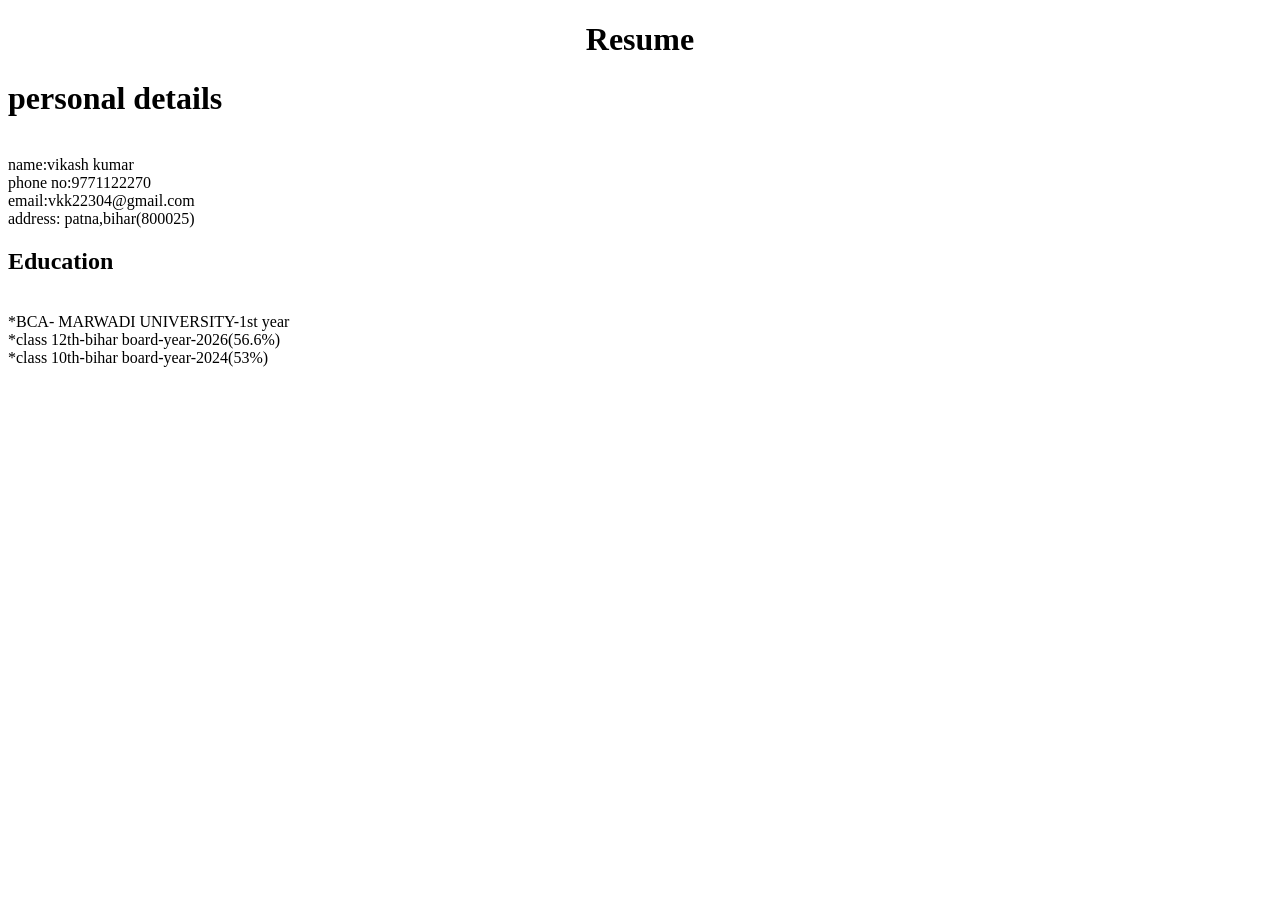
<file: lab work/lab 1/index.html>
<!DOCTYPE html>
<html lang="en">
<head>
    <meta charset="UTF-8">
    <meta name="viewport" content="width=device-width, initial-scale=1.0">
    <title>Document</title>
</head>
  <center><h1>Resume</h1></center>
<body>

    <div>
     <h1> personal details</h1>
       <br> name:vikash kumar 
       <br> phone no:9771122270
       <br> email:vkk22304@gmail.com
       <br> address: patna,bihar(800025)
    </div>

    <div>
        <h2>Education</h2>
        <br> *BCA- MARWADI UNIVERSITY-1st year
        <br> *class 12th-bihar board-year-2026(56.6%)
        <br> *class 10th-bihar board-year-2024(53%)
    </div>

</body>
</html>
</file>
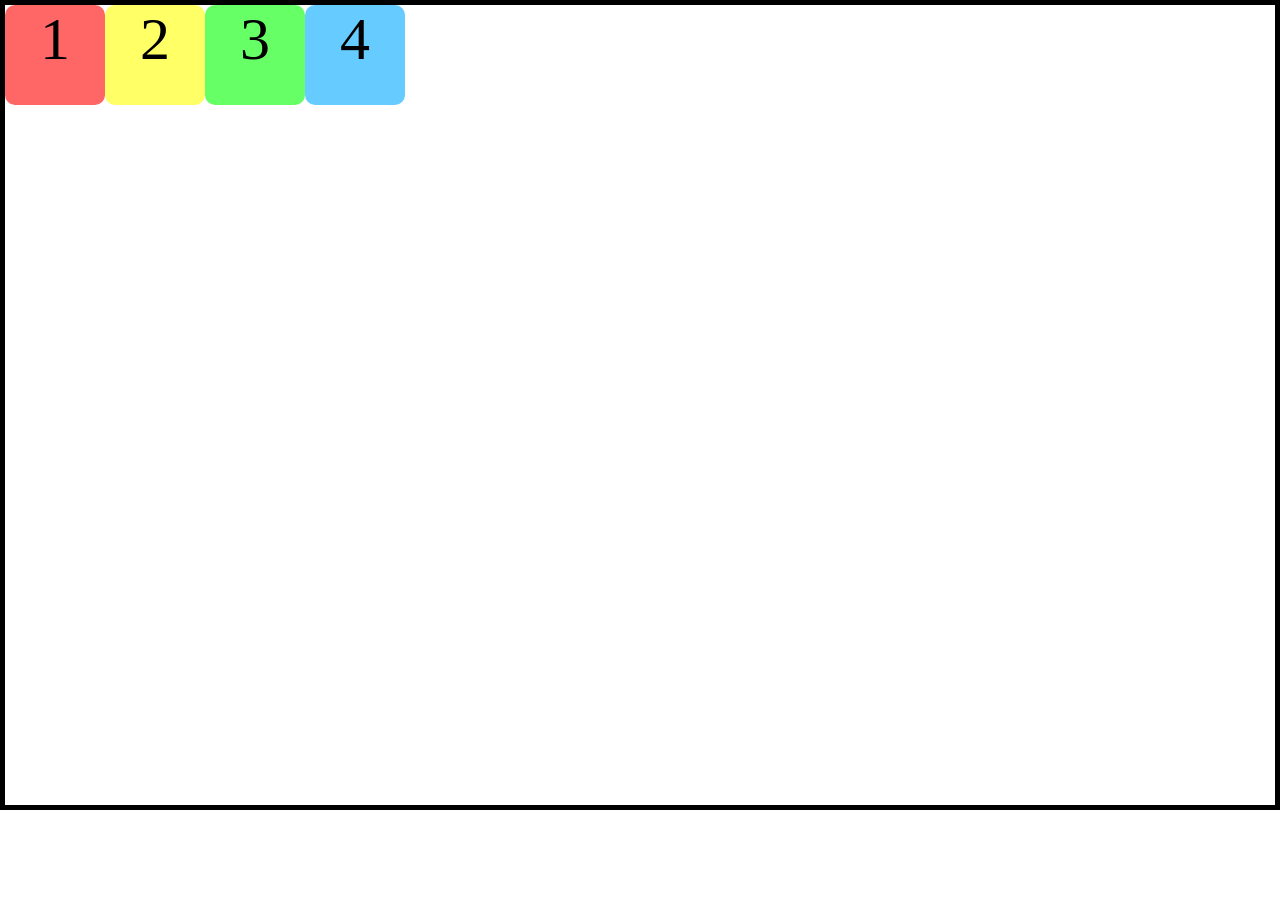
<file: lab work/lab work 11/index.html>
<!DOCTYPE html>
<html>
<head>
    <title>Flexbox Example</title>
    <link rel="stylesheet" href="style.css">
</head>
<body>

    <div class="container">
        <div class="box" id="box1">1</div>
        <div class="box" id="box2">2</div>
        <div class="box" id="box3">3</div>
        <div class="box" id="box4">4</div>
    </div>

</body>
</html>
</file>
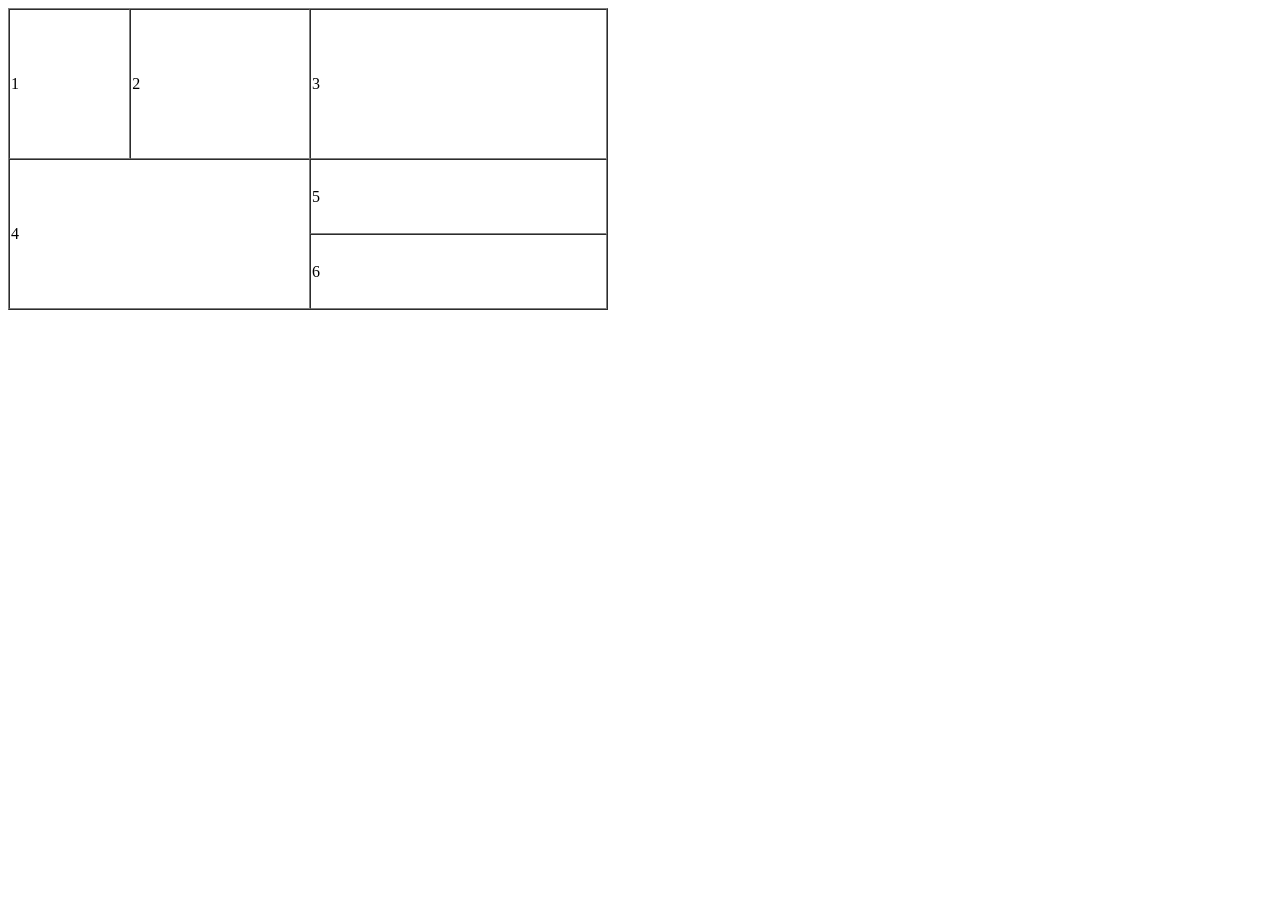
<file: lab work/lab work 2/index.html>
<!DOCTYPE html>
<html>
<head>
  <title>Box Layout</title>
</head>
<body>
  <table border="1" width="600" height="300" cellspacing="0">
    <tr height="150">
      <td width="120">1</td>
      <td width="180">2</td>
      <td width="300">3</td>
    </tr>
    <tr height="75">
      <td colspan="2" rowspan="2">4</td>
      <td>5</td>
    </tr>
    <tr height="75">
      <td>6</td>
    </tr>
  </table>
</body>
</html>
</file>
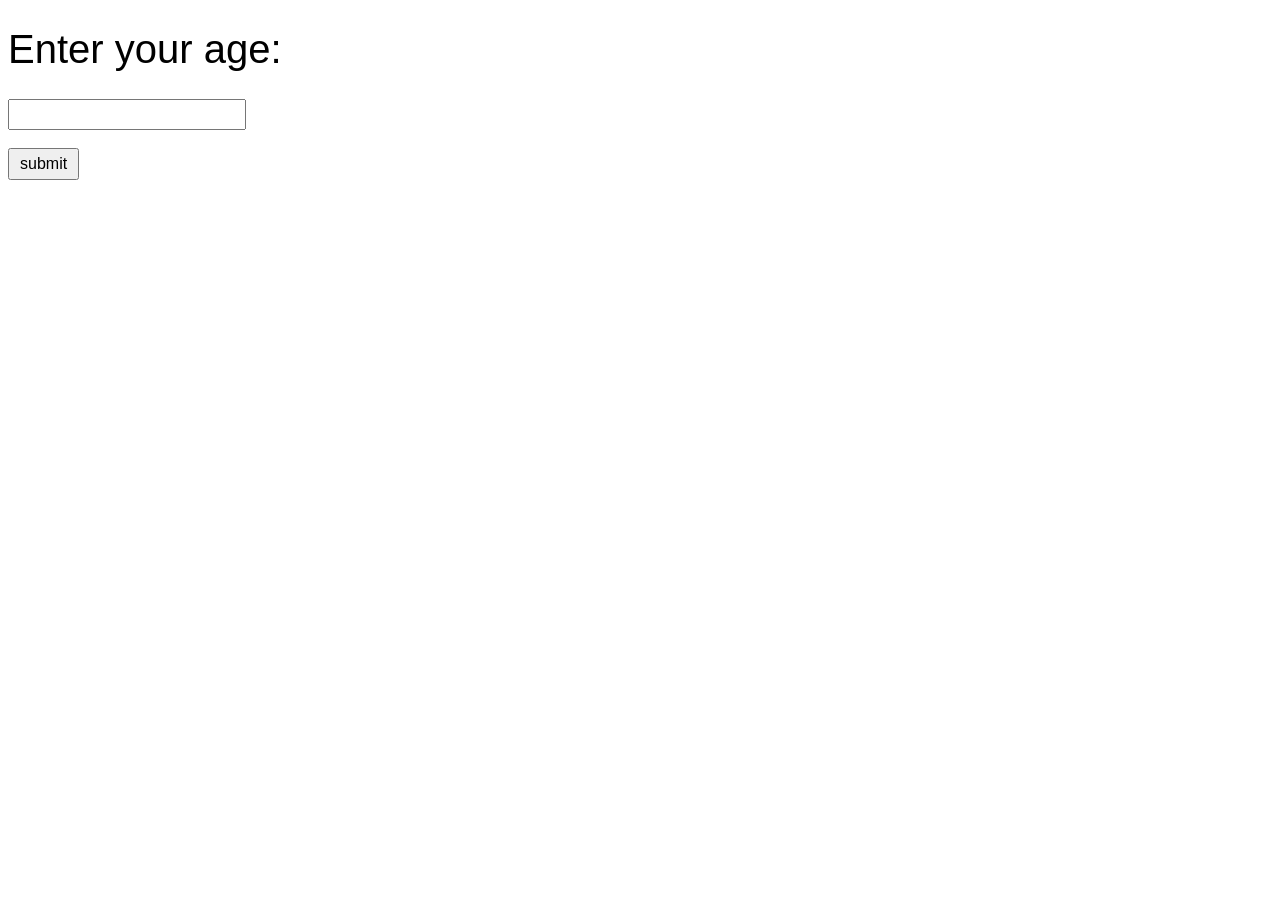
<file: lab work/lab work 20/index.html>
<!DOCTYPE html>
<html>
<head>
    <title>Age Checker</title>
    <link rel="stylesheet" href="style.css">
</head>
<body>

    <h1>Enter your age:</h1>

    <input type="number" id="myText">

    <br><br>

    <button id="mySubmit">submit</button>

    <p id="result"></p>

    <script src="index.js"></script>

</body>
</html>
</file>
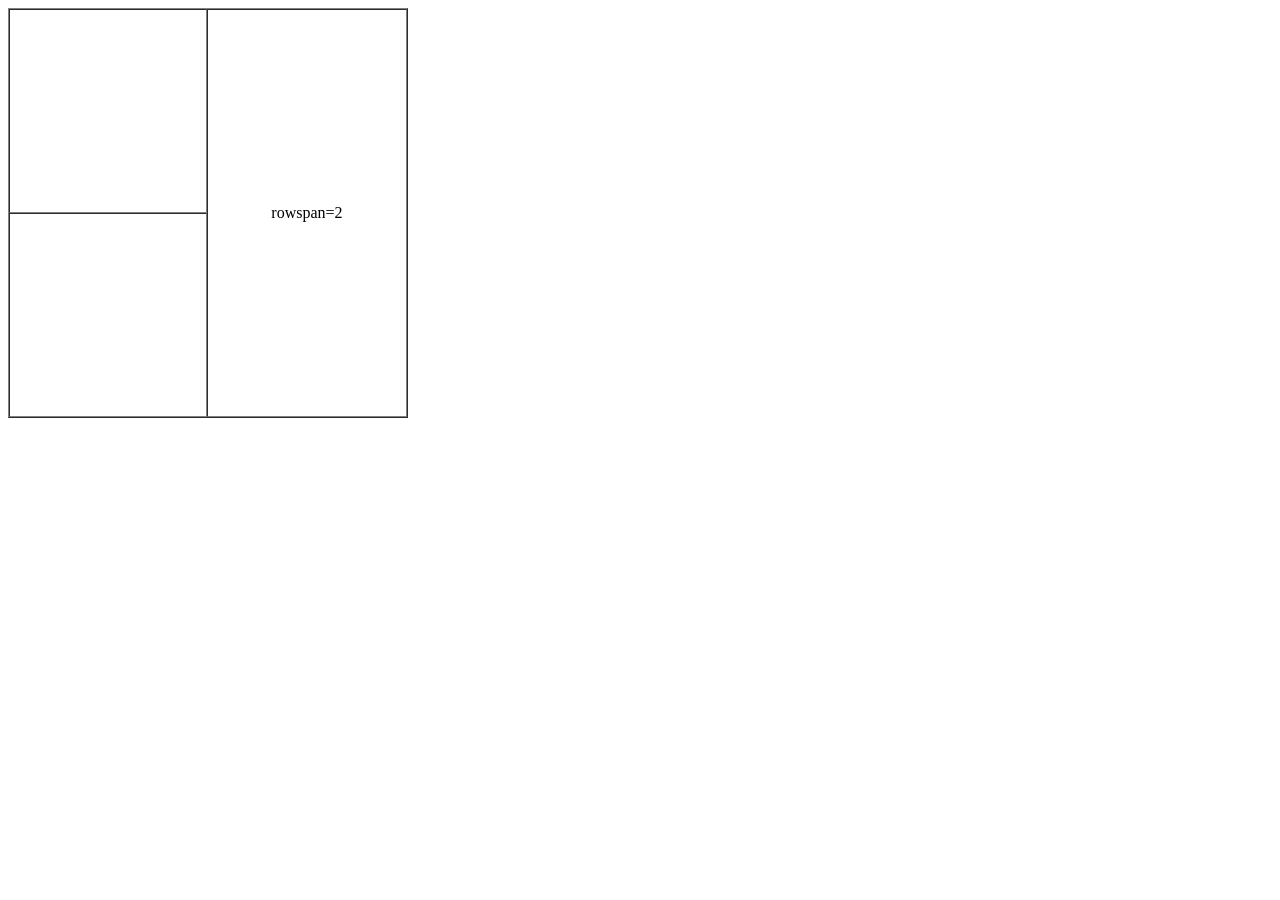
<file: lab work/lab work 3/index.html>
<!DOCTYPE html>
<html>
<head>
  <title>Rowspan Layout</title>
</head>
<body>
  <table border="1" width="400" height="400" cellspacing="0">
    <tr>
      <td width="200" height="200"></td>
      <td width="200" rowspan="2" align="center">rowspan=2</td>
    </tr>
    <tr>
      <td height="200"></td>
    </tr>
  </table>
</body>
</html>
</file>
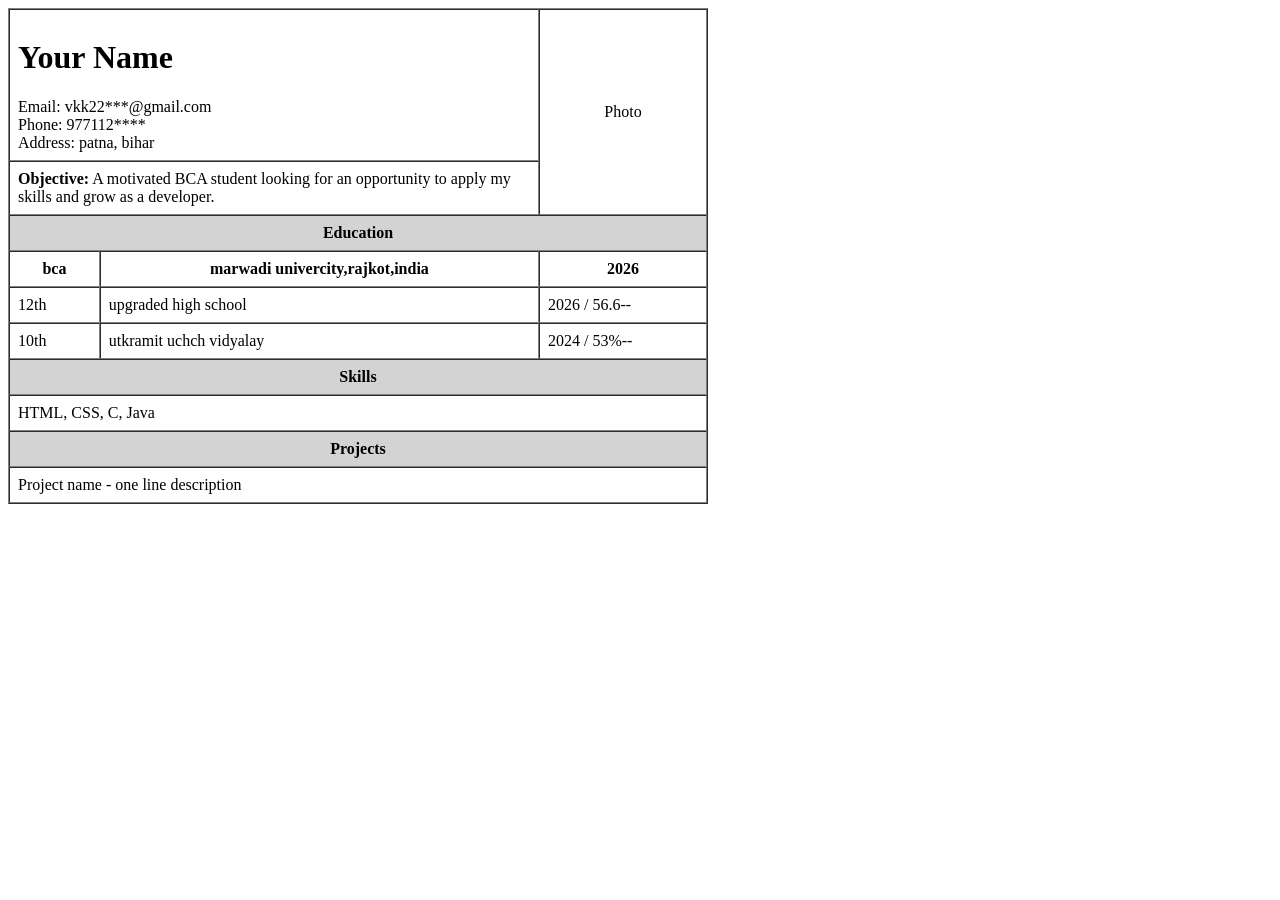
<file: lab work/lab work 4/index.html>
<!DOCTYPE html>
<html>
<head>
  <title>Resume</title>
</head>
<body>
  <table border="1" width="700" cellspacing="0" cellpadding="8">

    <!-- Header: Name + Photo -->
    <tr>
      <td colspan="2">
        <h1>Your Name</h1>
        Email: vkk22***@gmail.com<br>
        Phone: 977112****<br>
        Address: patna, bihar
      </td>
      <td rowspan="2" width="150" align="center">Photo</td>
    </tr>

    <!-- Objective -->
    <tr>
      <td colspan="2">
        <b>Objective:</b> A motivated BCA student looking for an
        opportunity to apply my skills and grow as a developer.
      </td>
    </tr>

    <!-- Education -->
    <tr>
      <th colspan="3" bgcolor="lightgray">Education</th>
    </tr>
    <tr>
      <th>bca</th>
      <th>marwadi univercity,rajkot,india</th>
      <th>2026</th>
    </tr>

    <tr>
      <td>12th</td>
      <td>upgraded high school</td>
      <td>2026 / 56.6--</td>
    </tr>
    <tr>
      <td>10th</td>
      <td>utkramit uchch vidyalay</td>
      <td>2024 / 53%--</td>
    </tr>

    <!-- Skills -->
    <tr>
      <th colspan="3" bgcolor="lightgray">Skills</th>
    </tr>
    <tr>
      <td colspan="3">HTML, CSS, C, Java</td>
    </tr>

    <!-- Projects -->
    <tr>
      <th colspan="3" bgcolor="lightgray">Projects</th>
    </tr>
    <tr>
      <td colspan="3">Project name - one line description</td>
    </tr>

  </table>
</body>
</html>
</file>
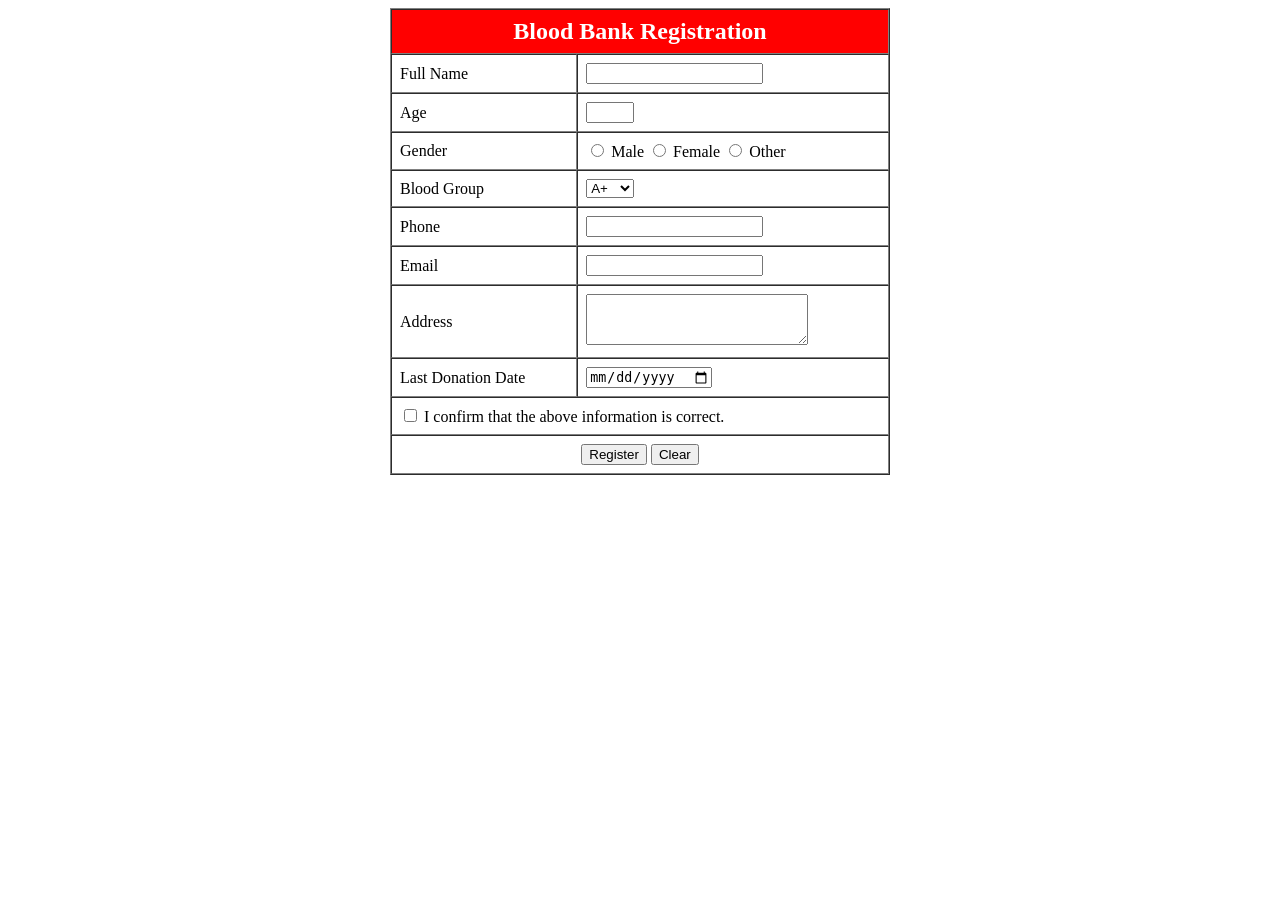
<file: lab work/lab work 5/index.html>
<!DOCTYPE html>
<html>
<head>
  <title>Blood Bank Registration</title>
</head>
<body>
  <form action="#" method="post">
    <table border="1" width="500" cellspacing="0" cellpadding="8" align="center">

      <tr>
        <th colspan="2" bgcolor="red">
          <font color="white" size="5">Blood Bank Registration</font>
        </th>
      </tr>

      <tr>
        <td>Full Name</td>
        <td><input type="text" name="name" required></td>
      </tr>

      <tr>
        <td>Age</td>
        <td><input type="number" name="age" min="18" max="65" required></td>
      </tr>

      <tr>
        <td>Gender</td>
        <td>
          <input type="radio" name="gender" value="male"> Male
          <input type="radio" name="gender" value="female"> Female
          <input type="radio" name="gender" value="other"> Other
        </td>
      </tr>

      <tr>
        <td>Blood Group</td>
        <td>
          <select name="bloodgroup">
            <option>A+</option>
            <option>A-</option>
            <option>B+</option>
            <option>B-</option>
            <option>AB+</option>
            <option>AB-</option>
            <option>O+</option>
            <option>O-</option>
          </select>
        </td>
      </tr>

      <tr>
        <td>Phone</td>
        <td><input type="tel" name="phone" maxlength="10" required></td>
      </tr>

      <tr>
        <td>Email</td>
        <td><input type="email" name="email"></td>
      </tr>

      <tr>
        <td>Address</td>
        <td><textarea name="address" rows="3" cols="25"></textarea></td>
      </tr>

      <tr>
        <td>Last Donation Date</td>
        <td><input type="date" name="lastdonation"></td>
      </tr>

      <tr>
        <td colspan="2">
          <input type="checkbox" name="agree" required>
          I confirm that the above information is correct.
        </td>
      </tr>

      <tr>
        <td colspan="2" align="center">
          <input type="submit" value="Register">
          <input type="reset" value="Clear">
        </td>
      </tr>

    </table>
  </form>
</body>
</html>
</file>
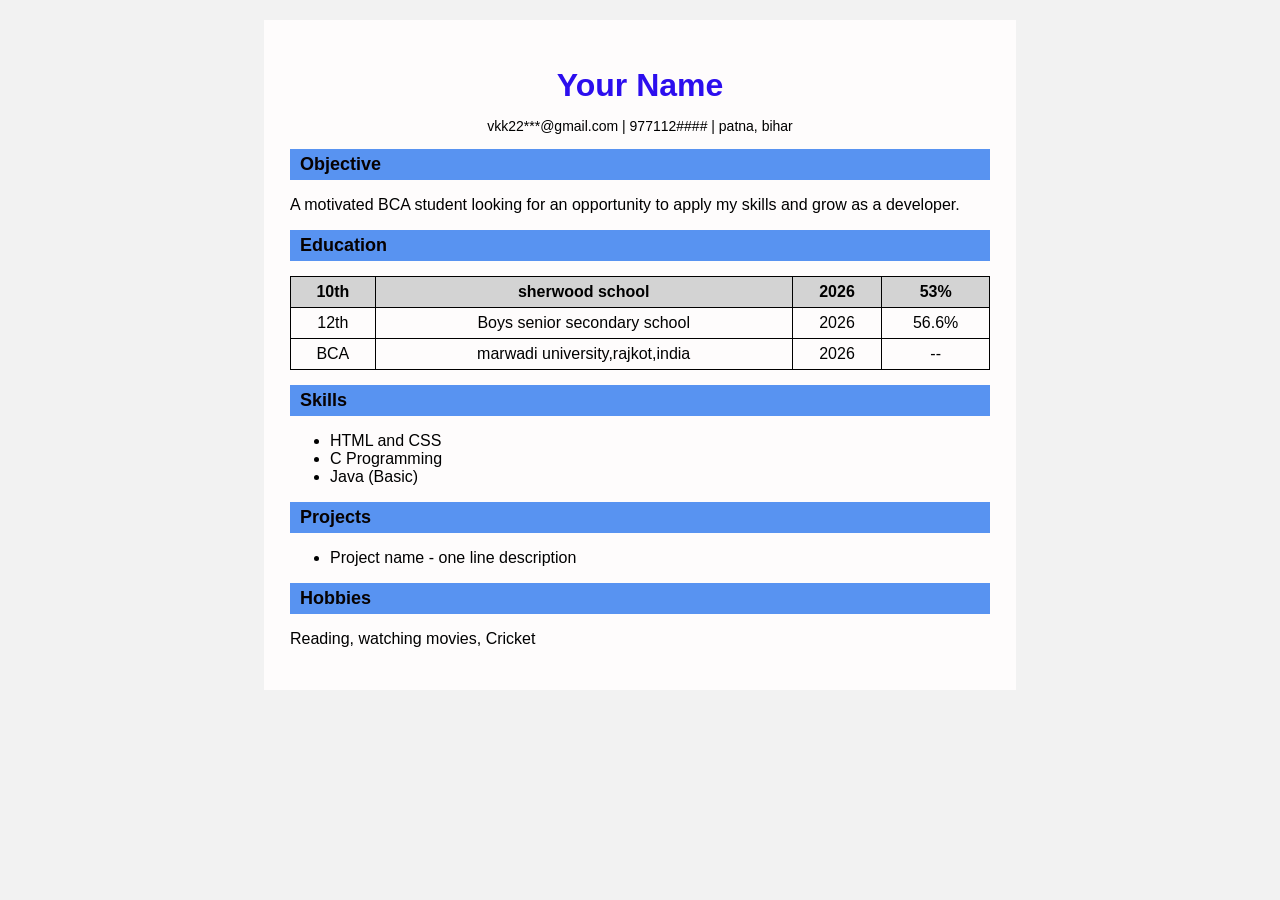
<file: lab work/lab work 6/index.html>
<!DOCTYPE html>
<html>
<head>
  <title>My Resume</title>
  <style>
    body {
      font-family: Arial, sans-serif;
      background-color: #f2f2f2;
    }

    .resume {
      width: 700px;
      margin: 20px auto;
      padding: 25px;
      background-color: #fefcfc;
      border: 1px solid #09040400;
    }

    h1 {
      text-align: center;
      color: rgb(44, 14, 238);
      margin-bottom: 5px;
    }

    .contact {
      text-align: center;
      font-size: 14px;
    }

    h2 {
      color: rgb(7, 2, 2);
      background-color: rgb(88, 147, 241);
      padding: 5px 10px;
      font-size: 18px;
    }

    table {
      width: 100%;
      border-collapse: collapse;
    }

    th, td {
      border: 1px solid black;
      padding: 6px;
      text-align: center;
    }

    th {
      background-color: lightgray;
    }
  </style>
</head>
<body>
  <div class="resume">

    <h1>Your Name</h1>
    <p class="contact">
      vkk22***@gmail.com | 977112#### | patna, bihar
    </p>

    <h2>Objective</h2>
    <p>A motivated BCA student looking for an opportunity to apply my skills and grow as a developer.</p>

    <h2>Education</h2>
    <table>
      <tr>
        <th>10th</th>
        <th>sherwood school</th>
        <th>2026</th>
        <th>53%</th>
      </tr>
      <tr>
        <td>12th</td>
        <td>Boys senior secondary school</td>
        <td>2026</td>
        <td>56.6%</td>
      </tr>
      <tr>
        <td>BCA</td>
        <td>marwadi university,rajkot,india</td>
        <td>2026</td>
        <td>--</td>
      </tr>
    </table>

    <h2>Skills</h2>
    <ul>
      <li>HTML and CSS</li>
      <li>C Programming</li>
      <li>Java (Basic)</li>
    </ul>

    <h2>Projects</h2>
    <ul>
      <li>Project name - one line description</li>
    </ul>

    <h2>Hobbies</h2>
    <p>Reading, watching movies, Cricket</p>

  </div>
</body>
</html>
</file>
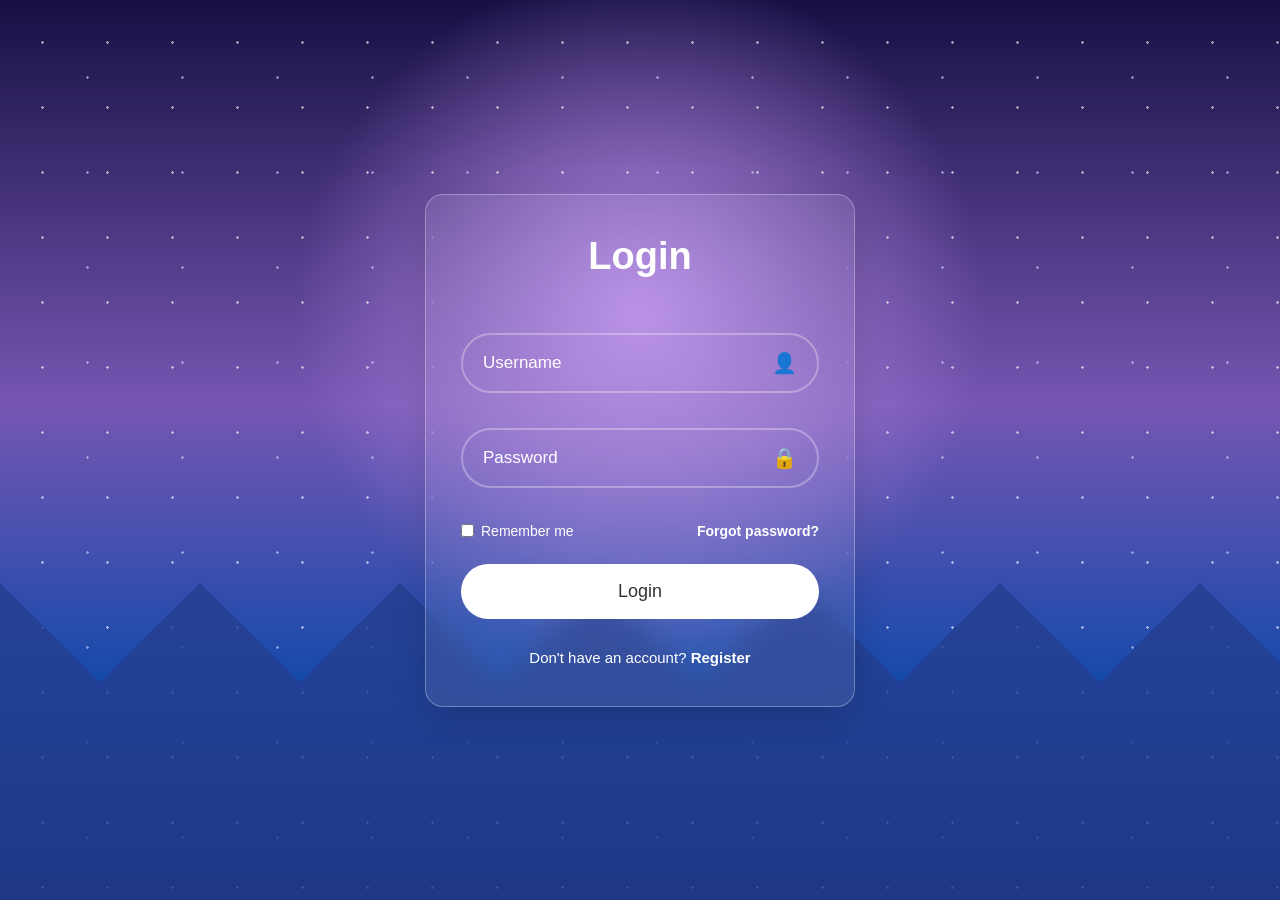
<file: lab work/lab work 7/index.html>
<!DOCTYPE html>
<html lang="en">
<head>
    <meta charset="UTF-8">
    <meta name="viewport" content="width=device-width, initial-scale=1.0">
    <title>Login Form</title>
    <link rel="stylesheet" href="style.css">
</head>
<body>

    <div class="background">

        <div class="stars"></div>

        <div class="login-box">

            <h1>Login</h1>

            <form>

                <div class="input-box">
                    <input type="text" placeholder="Username" required>
                    <span>👤</span>
                </div>

                <div class="input-box">
                    <input type="password" placeholder="Password" required>
                    <span>🔒</span>
                </div>

                <div class="options">
                    <label>
                        <input type="checkbox">
                        Remember me
                    </label>

                    <a href="#">Forgot password?</a>
                </div>

                <button type="submit">Login</button>

                <p class="register">
                    Don't have an account?
                    <a href="#">Register</a>
                </p>

            </form>

        </div>

    </div>

</body>
</html>
</file>
<file: lab work/lab work 11/style.css>
* {
    margin: 0;
    padding: 0;
    box-sizing: border-box;
}

.container {
    display: flex;
    border: 5px solid black;
    min-height: 90vh;
}

.box {
    width: 100px;
    height: 100px;
    font-size: 60px;
    text-align: center;
    border-radius: 10px;
}

#box1 {
    background-color: #ff6666;
}

#box2 {
    background-color: #ffff66;
}

#box3 {
    background-color: #66ff66;
}

#box4 {
    background-color: #66ccff;
}
</file>
<file: lab work/lab work 20/style.css>
body {
    font-family: Arial, sans-serif;
}

h1 {
    font-size: 40px;
    font-weight: normal;
}

input {
    width: 230px;
    height: 25px;
    font-size: 16px;
}

button {
    font-size: 16px;
    padding: 5px 10px;
}

#result {
    font-size: 40px;
    margin-top: 45px;
}
</file>
<file: lab work/lab work 7/style.css>
* {
    margin: 0;
    padding: 0;
    box-sizing: border-box;
    font-family: Arial, sans-serif;
}

body {
    min-height: 100vh;
}

/* Background */
.background {
    min-height: 100vh;
    display: flex;
    justify-content: center;
    align-items: center;

    background:
        radial-gradient(circle at 50% 35%,
        #b68be6, transparent 40%),
        linear-gradient(
            to bottom,
            #171044 0%,
            #7556b2 45%,
            #174aab 75%,
            #071b54 100%
        );

    position: relative;
    overflow: hidden;
}

/* Stars */
.background::before {
    content: "";
    position: absolute;
    inset: 0;

    background-image:
        radial-gradient(white 1px, transparent 1.5px),
        radial-gradient(#d8d4ff 1px, transparent 1.5px);

    background-size: 65px 65px, 95px 95px;
    background-position: 10px 10px, 40px 30px;
    opacity: 0.6;
}

/* Mountain scenery */
.background::after {
    content: "";
    position: absolute;
    bottom: 0;
    width: 100%;
    height: 42%;

    background:
        linear-gradient(135deg,
        transparent 45%, #243f91 45%) 0 0 / 200px 100%,
        linear-gradient(225deg,
        transparent 45%, #243f91 45%) 0 0 / 200px 100%;

    background-repeat: repeat-x;
    opacity: 0.8;
}

/* Login box */
.login-box {
    width: 430px;
    padding: 40px 35px;

    background: rgba(255, 255, 255, 0.08);
    border: 1px solid rgba(255, 255, 255, 0.3);

    border-radius: 18px;
    backdrop-filter: blur(12px);

    box-shadow: 0 10px 35px rgba(0, 0, 0, 0.15);

    position: relative;
    z-index: 2;
    color: white;
}

.login-box h1 {
    text-align: center;
    font-size: 38px;
    margin-bottom: 55px;
}

/* Input fields */
.input-box {
    width: 100%;
    height: 60px;

    border: 2px solid rgba(255, 255, 255, 0.3);
    border-radius: 40px;

    display: flex;
    align-items: center;

    padding: 0 20px;
    margin-bottom: 35px;
}

.input-box input {
    width: 100%;
    background: transparent;
    border: none;
    outline: none;

    color: white;
    font-size: 17px;
}

.input-box input::placeholder {
    color: white;
}

.input-box span {
    font-size: 20px;
}

/* Remember me and forgot password */
.options {
    display: flex;
    justify-content: space-between;
    align-items: center;

    font-size: 14px;
    margin-bottom: 25px;
}

.options label {
    display: flex;
    align-items: center;
    gap: 7px;
}

.options a,
.register a {
    color: white;
    text-decoration: none;
    font-weight: bold;
}

/* Login button */
button {
    width: 100%;
    height: 55px;

    border: none;
    border-radius: 40px;

    background: white;
    color: #333;

    font-size: 18px;
    cursor: pointer;

    transition: 0.3s;
}

button:hover {
    background: #c9b6ff;
    transform: scale(1.02);
}

/* Register text */
.register {
    text-align: center;
    margin-top: 30px;
    font-size: 15px;
}

/* Mobile responsive */
@media (max-width: 480px) {
    .login-box {
        width: 90%;
        padding: 30px 20px;
    }

    .login-box h1 {
        font-size: 32px;
    }

    .options {
        font-size: 12px;
    }
}
</file>
